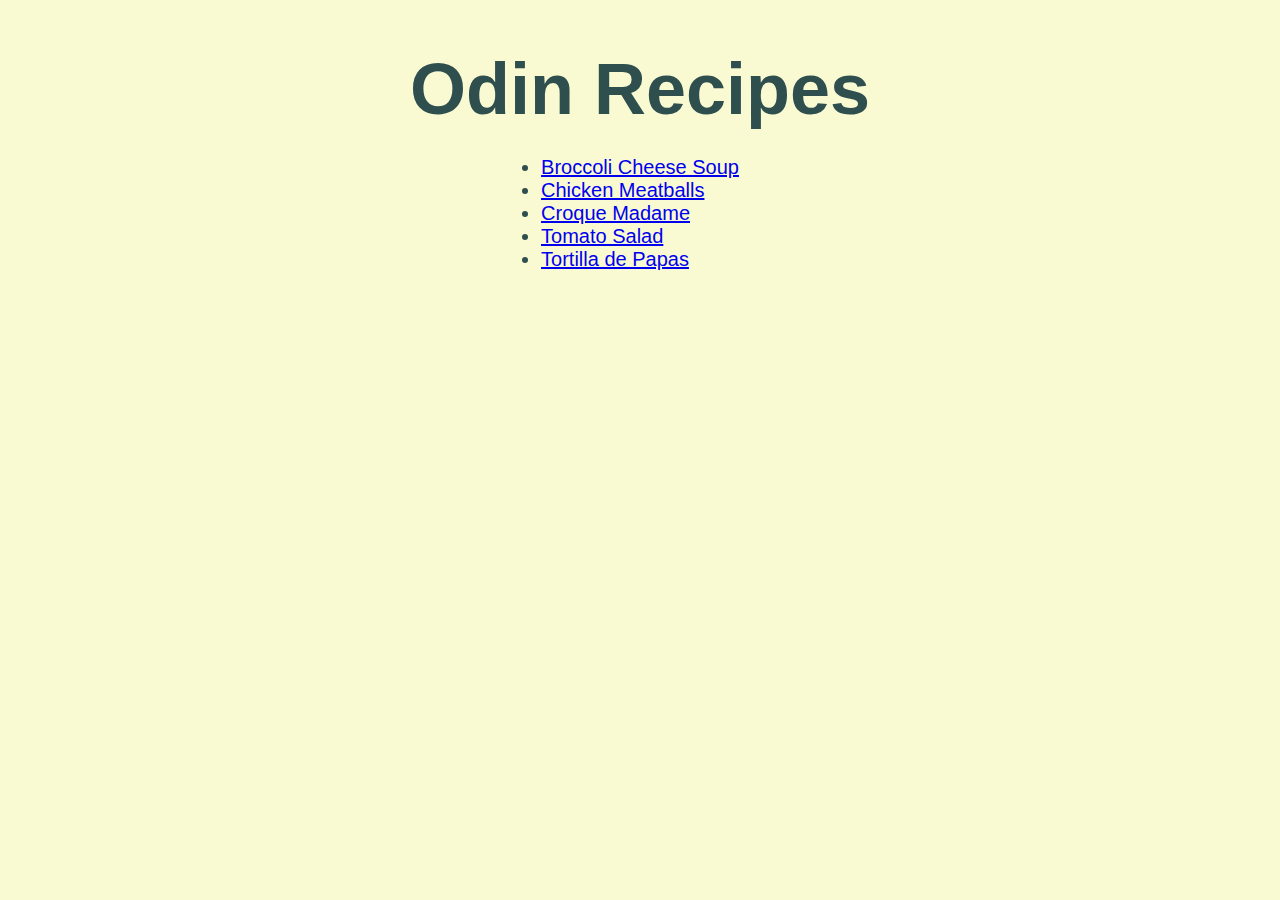
<file: index.html>
<!DOCTYPE html>
<html lang="en">
<head>
  <meta charset="UTF-8">
  <meta name="viewport" content="width=device-width, initial-scale=1.0">
  <link rel="stylesheet" href="./styles.css">
  <title>Odin Recipes</title>
</head>

<body>
  <h1>Odin Recipes</h1>
  <ul class="recipe-list">
    <li><a href="./recipes/broccolicheesesoup.html">Broccoli Cheese Soup</a></li>
    <li><a href="./recipes/chickenmeatballs.html">Chicken Meatballs</a></li>
    <li><a href="./recipes/croquemadame.html">Croque Madame</a></li>
    <li><a href="./recipes/tomatosalad.html">Tomato Salad</a></li>
    <li><a href="./recipes/tortilladepapas.html">Tortilla de Papas</a></li>
  </ul>
</body>
</html>
</file>
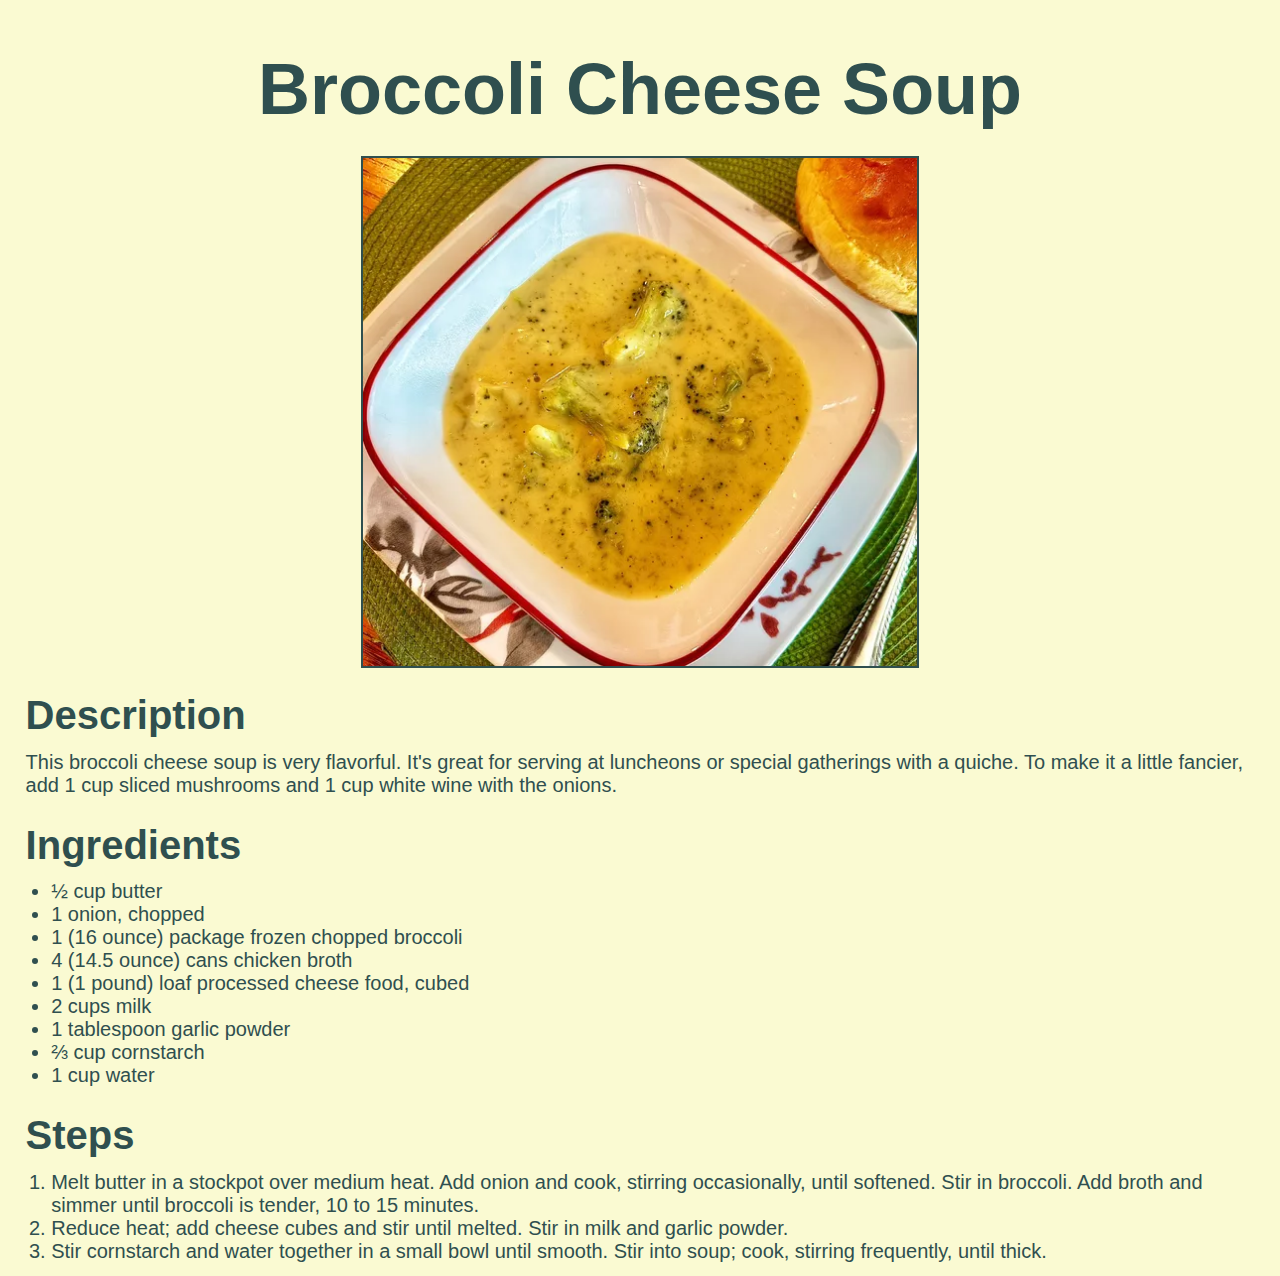
<file: recipes/broccolicheesesoup.html>
<!DOCTYPE html>
<html lang="en">
<head>
  <meta charset="UTF-8">
  <meta name="viewport" content="width=device-width, initial-scale=1.0">
  <link rel="stylesheet" href="../styles.css">
  <title>Broccoli Cheese Soup -- Odin Recipes</title>
</head>

<body>
  <!-- https://www.allrecipes.com/recipe/13045/broccoli-cheese-soup/ -->
  <h1>Broccoli Cheese Soup</h1>
  <img src="../img/broccoli-cheese-soup.webp" alt="Plate of broccoli cheese soup" height="512">
  
  <h2>Description</h2>
  <p>This broccoli cheese soup is very flavorful. It's great for serving at luncheons or special gatherings with a quiche. To make it a little fancier, add 1 cup sliced mushrooms and 1 cup white wine with the onions.</p>

  <h2>Ingredients</h2>
  <ul>
    <li>½ cup butter</li>
    <li>1 onion, chopped</li>
    <li>1 (16 ounce) package frozen chopped broccoli</li>
    <li>4 (14.5 ounce) cans chicken broth</li>
    <li>1 (1 pound) loaf processed cheese food, cubed</li>
    <li>2 cups milk</li>
    <li>1 tablespoon garlic powder</li>
    <li>⅔ cup cornstarch</li>
    <li>1 cup water</li>
  </ul>

  <h2>Steps</h2>
  <ol>
    <li>Melt butter in a stockpot over medium heat. Add onion and cook, stirring occasionally, until softened. Stir in broccoli. Add broth and simmer until broccoli is tender, 10 to 15 minutes.</li>
    <li>Reduce heat; add cheese cubes and stir until melted. Stir in milk and garlic powder.</li>
    <li>Stir cornstarch and water together in a small bowl until smooth. Stir into soup; cook, stirring frequently, until thick.</li>
  </ol>

</body>
</html>
</file>
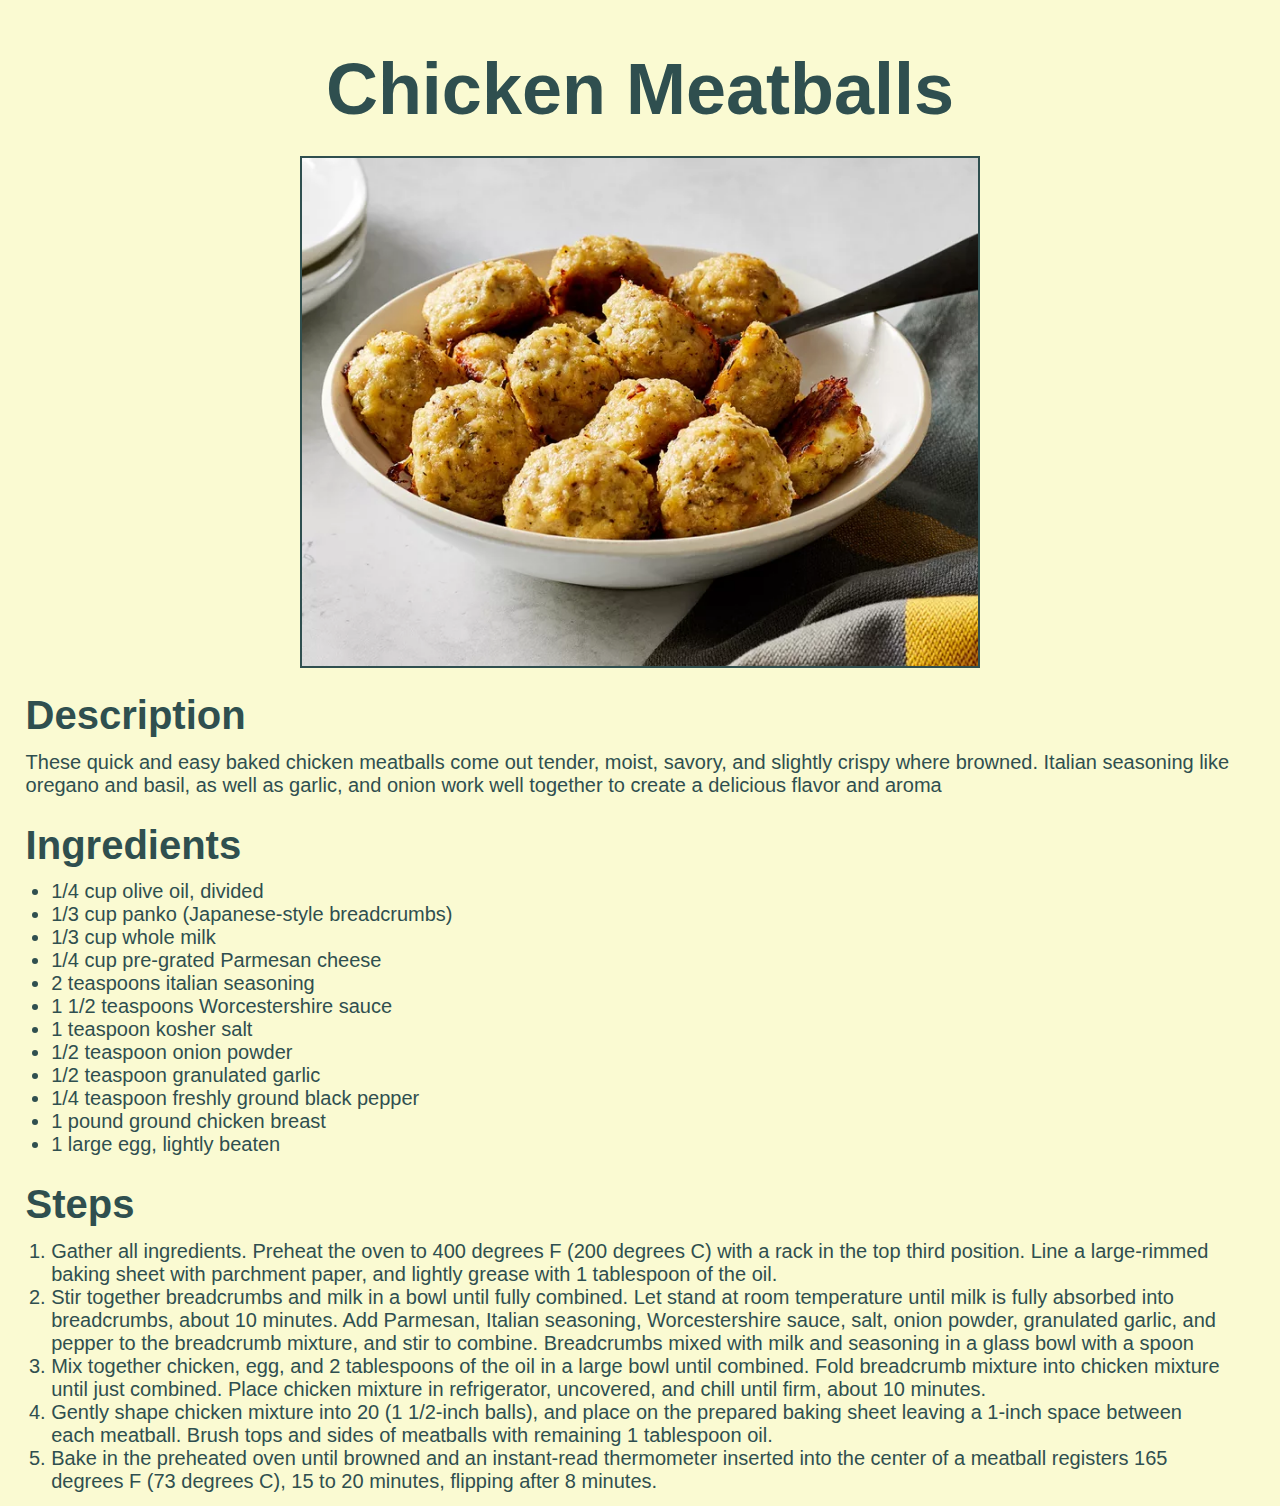
<file: recipes/chickenmeatballs.html>
<!DOCTYPE html>
<html lang="en">
<head>
  <meta charset="UTF-8">
  <meta name="viewport" content="width=device-width, initial-scale=1.0">
  <link rel="stylesheet" href="../styles.css">
  <title>Chicken Meatballs -- Odin Recipes</title>
</head>

<body>
  <!-- https://www.allrecipes.com/chicken-meatballs-recipe-8646171 -->
  <h1>Chicken Meatballs</h1>

  <img src="../img/chicken-meatballs.webp" alt="Bowl of chicken meatballs" height="512">
  
  <h2>Description</h2>
  <p>These quick and easy baked chicken meatballs come out tender, moist, savory, and slightly crispy where browned. Italian seasoning like oregano and basil, as well as garlic, and onion work well together to create a delicious flavor and aroma</p>

  <h2>Ingredients</h2>
  <ul>
    <li>1/4 cup olive oil, divided</li>
    <li>1/3 cup panko (Japanese-style breadcrumbs)</li>
    <li>1/3 cup whole milk</li>
    <li>1/4 cup pre-grated Parmesan cheese</li>
    <li>2 teaspoons italian seasoning</li>
    <li>1 1/2 teaspoons Worcestershire sauce</li>
    <li>1 teaspoon kosher salt</li>
    <li>1/2 teaspoon onion powder</li>
    <li>1/2 teaspoon granulated garlic</li>
    <li>1/4 teaspoon freshly ground black pepper</li>
    <li>1 pound ground chicken breast</li>
    <li>1 large egg, lightly beaten</li>
  </ul>

  <h2>Steps</h2>
  <ol>
    <li>Gather all ingredients. Preheat the oven to 400 degrees F (200 degrees C) with a rack in the top third position. Line a large-rimmed baking sheet with parchment paper, and lightly grease with 1 tablespoon of the oil.</li>

    <li>Stir together breadcrumbs and milk in a bowl until fully combined. Let stand at room temperature until milk is fully absorbed into breadcrumbs, about 10 minutes. Add Parmesan, Italian seasoning, Worcestershire sauce, salt, onion powder, granulated garlic, and pepper to the breadcrumb mixture, and stir to combine.
    Breadcrumbs mixed with milk and seasoning in a glass bowl with a spoon </li>

    <li>Mix together chicken, egg, and 2 tablespoons of the oil in a large bowl until combined. Fold breadcrumb mixture into chicken mixture until
    just combined. Place chicken mixture in refrigerator, uncovered, and
    chill until firm, about 10 minutes.</li>
    
    <li>Gently shape chicken mixture into 20 (1 1/2-inch balls), and place on the prepared baking sheet leaving a 1-inch space between each meatball. Brush tops and sides of meatballs with remaining 1 tablespoon oil.</li> 
    
    <li>Bake in the preheated oven until browned and an instant-read thermometer inserted into the center of a meatball registers 165 degrees F (73 degrees C), 15 to 20 minutes, flipping after 8 minutes.</li>
  </ol>

</body>
</html>
</file>
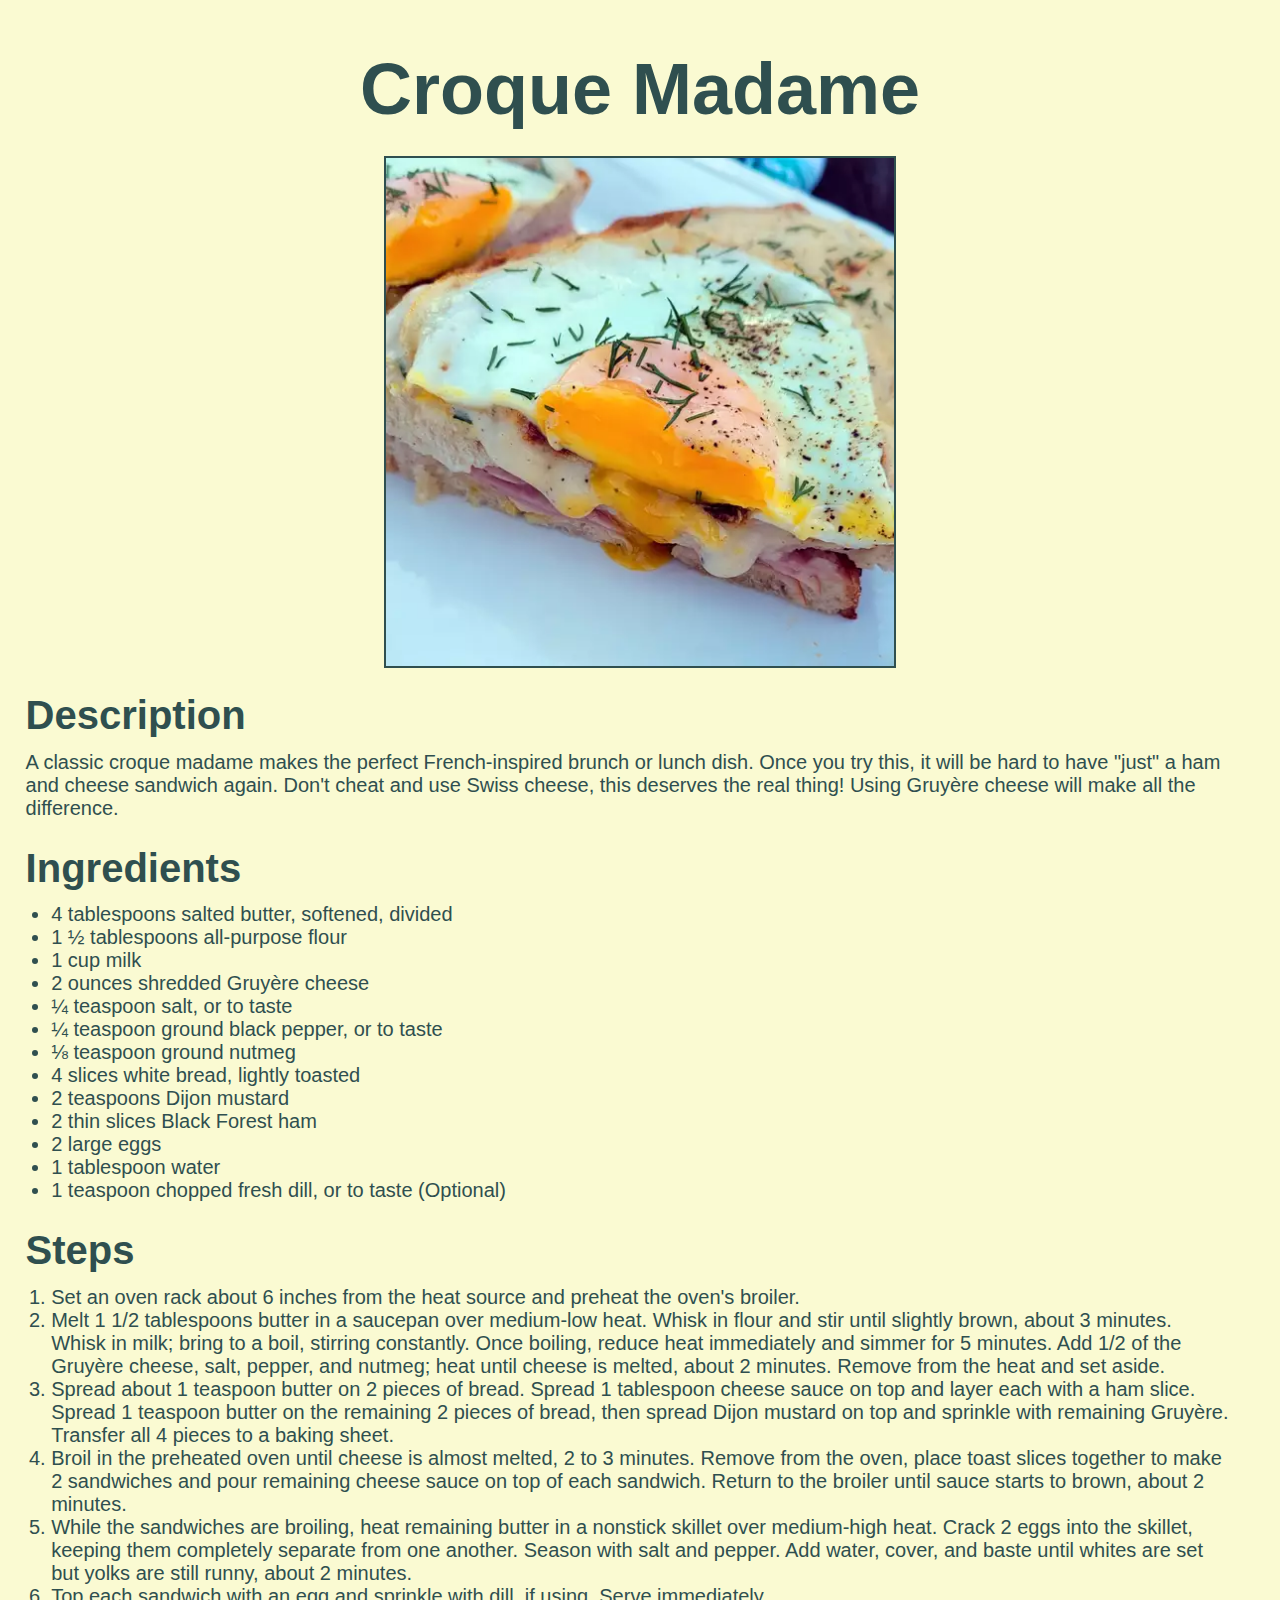
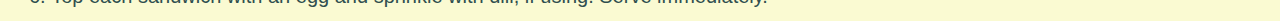
<file: recipes/croquemadame.html>
<!DOCTYPE html>
<html lang="en">
<head>
  <meta charset="UTF-8">
  <meta name="viewport" content="width=device-width, initial-scale=1.0">
  <link rel="stylesheet" href="../styles.css">
  <title>Croque Madame -- Odin Recipes</title>
</head>

<body>
  <!-- https://www.allrecipes.com/recipe/282251/croque-madame-sandwich/ -->
  <h1>Croque Madame</h1>
  <img src="../img/croque-madame.webp" alt="Sliced croque madame" height="512">
  
  <h2>Description</h2>
  <p>A classic croque madame makes the perfect French-inspired brunch or lunch dish. Once you try this, it will be hard to have "just" a ham and cheese sandwich again. Don't cheat and use Swiss cheese, this deserves the real thing! Using Gruyère cheese will make all the difference.</p>

  <h2>Ingredients</h2>
  <ul>
    <li>4 tablespoons salted butter, softened, divided</li>
    <li>1 ½ tablespoons all-purpose flour</li>
    <li>1 cup milk</li>
    <li>2 ounces shredded Gruyère cheese</li>
    <li>¼ teaspoon salt, or to taste</li>
    <li>¼ teaspoon ground black pepper, or to taste</li>
    <li>⅛ teaspoon ground nutmeg</li>
    <li>4 slices white bread, lightly toasted</li>
    <li>2 teaspoons Dijon mustard</li>
    <li>2 thin slices Black Forest ham</li>
    <li>2 large eggs</li>
    <li>1 tablespoon water</li>
    <li>1 teaspoon chopped fresh dill, or to taste (Optional)</li>
  </ul>

  <h2>Steps</h2>
  <ol>
    <li>Set an oven rack about 6 inches from the heat source and preheat the oven's broiler.</li>

    <li>Melt 1 1/2 tablespoons butter in a saucepan over medium-low heat. Whisk in flour and stir until slightly brown, about 3 minutes. Whisk in milk; bring to a boil, stirring constantly. Once boiling, reduce heat immediately and simmer for 5 minutes. Add 1/2 of the Gruyère cheese, salt, pepper, and nutmeg; heat until cheese is melted, about 2 minutes. Remove from the heat and set aside.</li>

    <li>Spread about 1 teaspoon butter on 2 pieces of bread. Spread 1 tablespoon cheese sauce on top and layer each with a ham slice. Spread 1 teaspoon butter on the remaining 2 pieces of bread, then spread Dijon mustard on top and sprinkle with remaining Gruyère. Transfer all 4 pieces to a baking sheet.</li>

    <li>Broil in the preheated oven until cheese is almost melted, 2 to 3 minutes. Remove from the oven, place toast slices together to make 2 sandwiches and pour remaining cheese sauce on top of each sandwich. Return to the broiler until sauce starts to brown, about 2 minutes.</li>

    <li>While the sandwiches are broiling, heat remaining butter in a nonstick skillet over medium-high heat. Crack 2 eggs into the skillet, keeping them completely separate from one another. Season with salt and pepper. Add water, cover, and baste until whites are set but yolks are still runny, about 2 minutes.</li>

    <li>Top each sandwich with an egg and sprinkle with dill, if using. Serve immediately.</li>
  </ol>
</body>
</html>
</file>
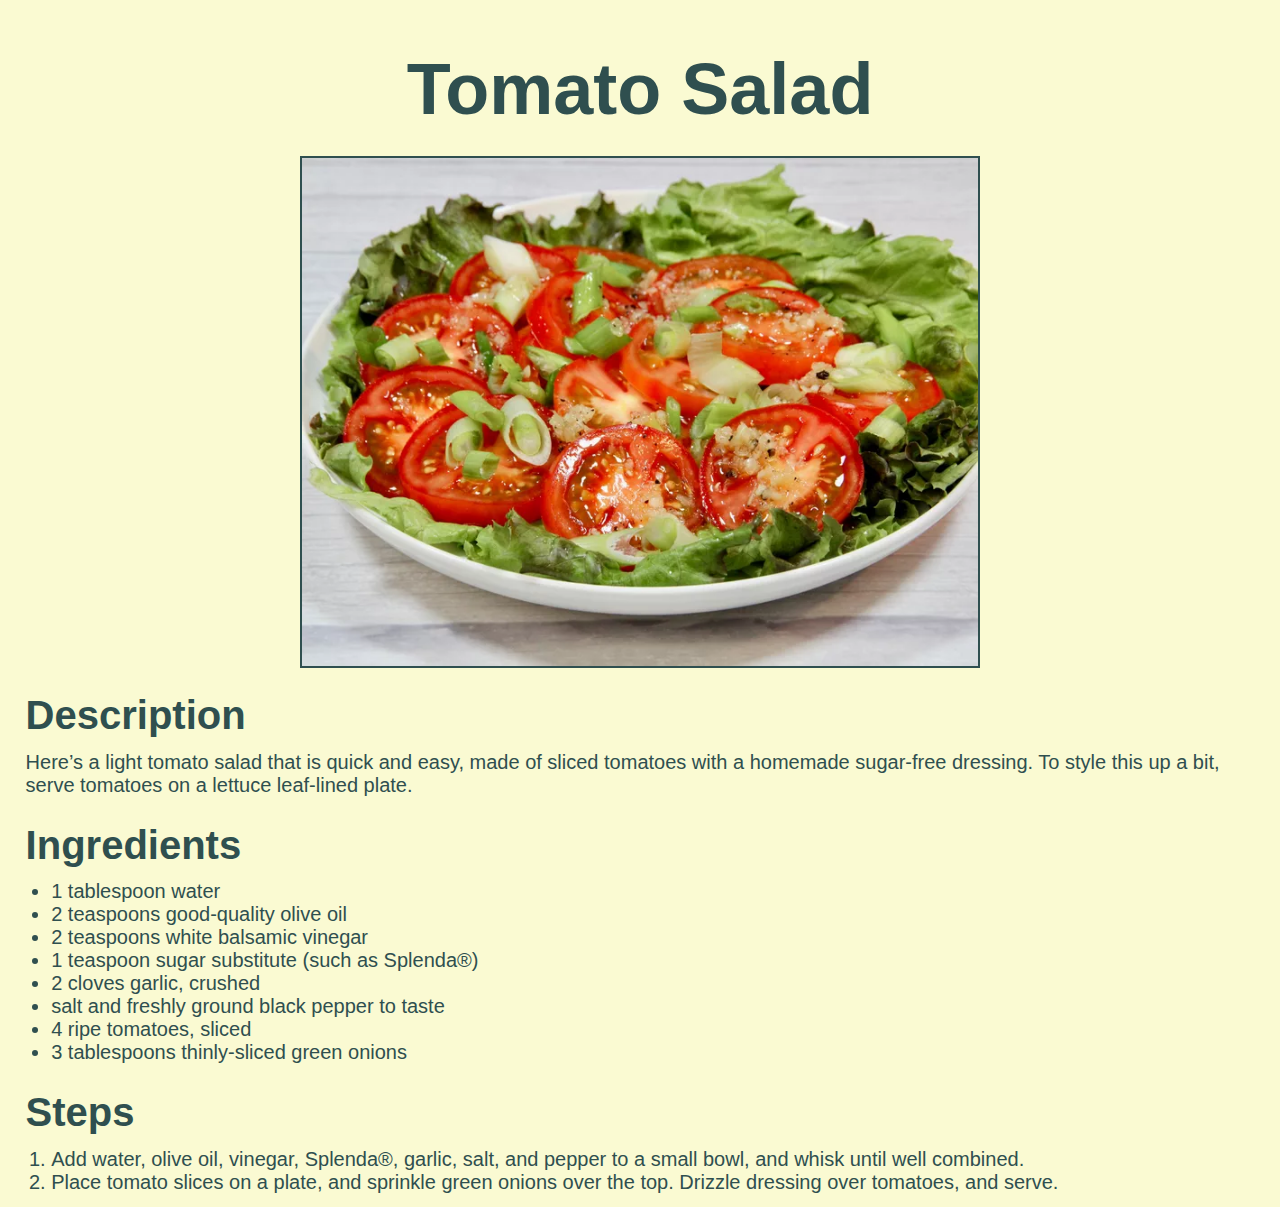
<file: recipes/tomatosalad.html>
<!DOCTYPE html>
<html lang="en">
<head>
  <meta charset="UTF-8">
  <meta name="viewport" content="width=device-width, initial-scale=1.0">
  <link rel="stylesheet" href="../styles.css">
  <title>Tomato Salad -- Odin Recipes</title>
</head>

<body>
  <!-- https://www.allrecipes.com/light-tomato-salad-recipe-8645322 -->
  <h1>Tomato Salad</h1>
  <img src="../img/tomato-salad.webp" alt="Plate of tomato salad" height="512">
  
  <h2>Description</h2>
  <p>Here’s a light tomato salad that is quick and easy, made of sliced tomatoes with a homemade sugar-free dressing. To style this up a bit, serve tomatoes on a lettuce leaf-lined plate.</p>

  <h2>Ingredients</h2>
  <ul>
    <li>1 tablespoon water</li>
    <li>2 teaspoons good-quality olive oil</li>
    <li>2 teaspoons white balsamic vinegar</li>
    <li>1 teaspoon sugar substitute (such as Splenda®)</li>
    <li>2 cloves garlic, crushed</li>
    <li>salt and freshly ground black pepper to taste</li>
    <li>4 ripe tomatoes, sliced</li>
    <li>3 tablespoons thinly-sliced green onions</li>
  </ul>

  <h2>Steps</h2>
  <ol>
    <li>Add water, olive oil, vinegar, Splenda®, garlic, salt, and pepper to a small bowl, and whisk until well combined.</li>
    <li>Place tomato slices on a plate, and sprinkle green onions over the top. Drizzle dressing over tomatoes, and serve.</li>
  </ol>
</body>
</html>
</file>
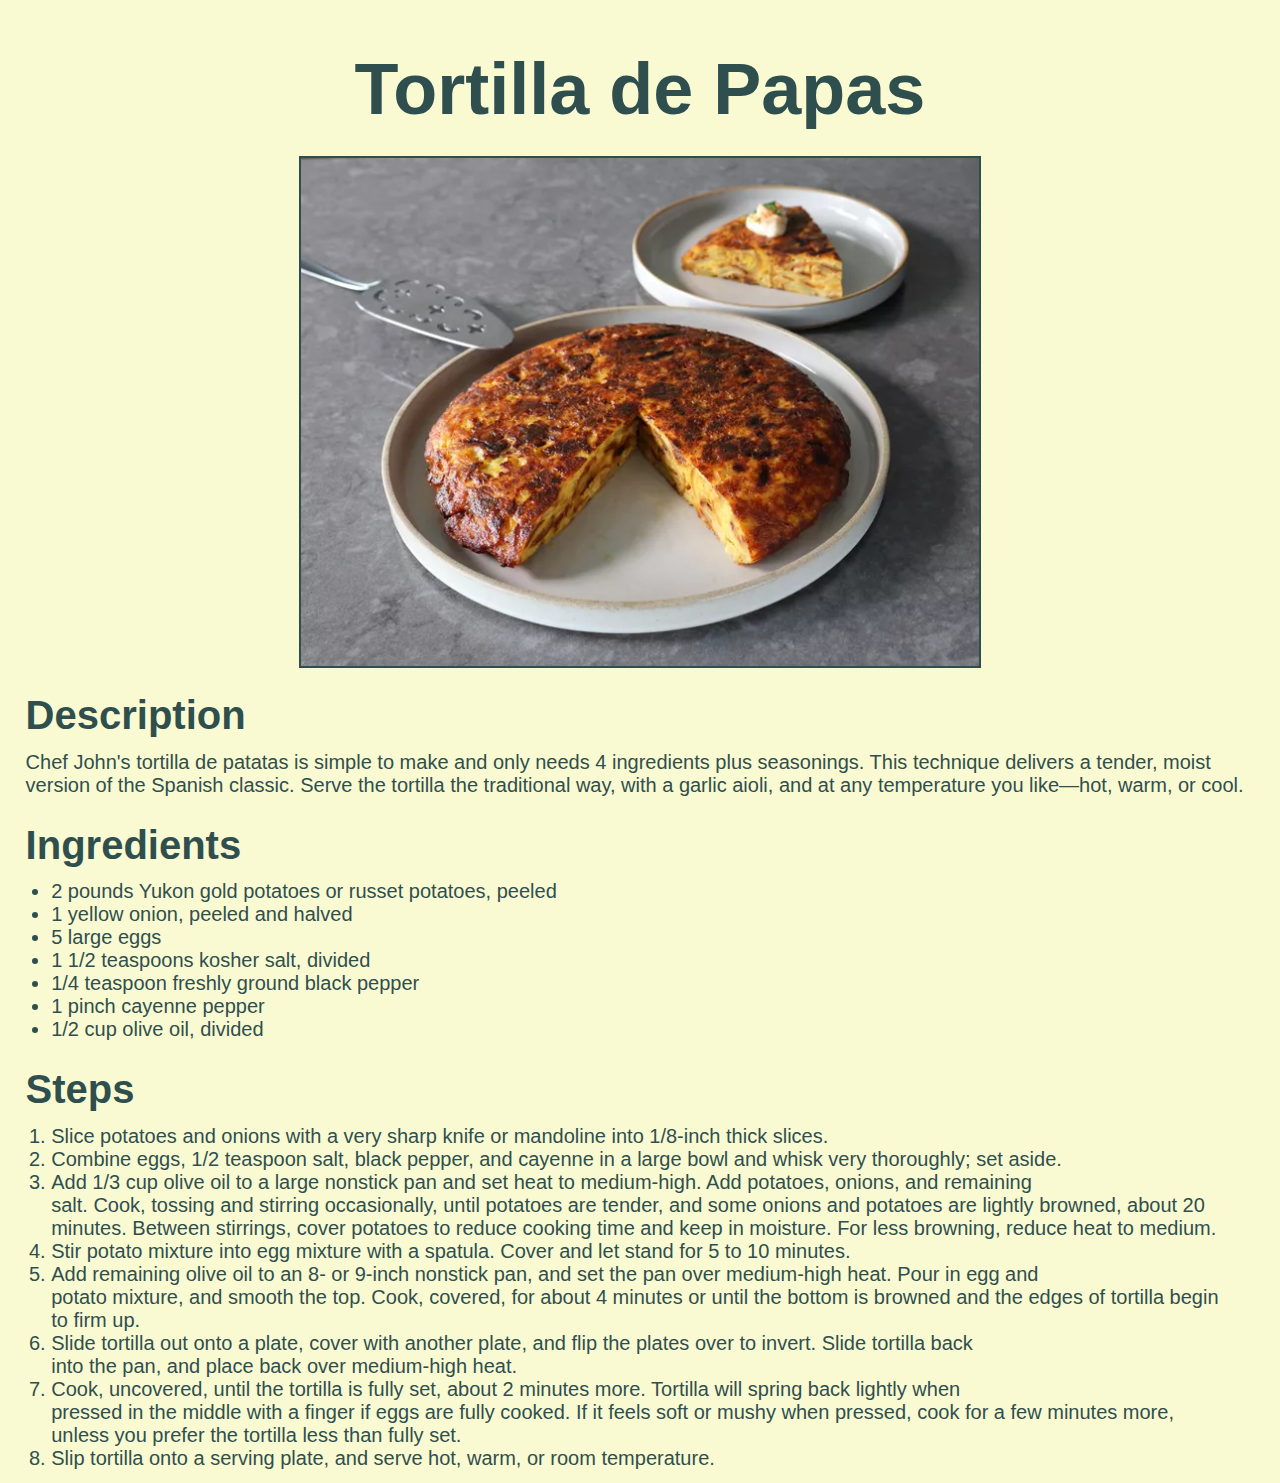
<file: recipes/tortilladepapas.html>
<!DOCTYPE html>
<html lang="en">
<head>
  <meta charset="UTF-8">
  <meta name="viewport" content="width=device-width, initial-scale=1.0">
  <link rel="stylesheet" href="../styles.css">
  <title>Tortilla de Papas -- Odin Recipes</title>
</head>

<body>
  <!-- https://www.allrecipes.com/chef-john-s-tortilla-de-patatas-recipe-8640102 -->
  <h1>Tortilla de Papas</h1>
  <img src="../img/tortilla-papas.webp" alt="Tortilla de papas" height="512">
  
  <h2>Description</h2>
  <p>Chef John's tortilla de patatas is simple to make and only needs 4 ingredients plus seasonings. This technique delivers a tender, moist version of the Spanish classic. Serve the tortilla the traditional way, with a garlic aioli, and at any temperature you like—hot, warm, or cool.</p>

  <h2>Ingredients</h2>
  <ul>
    <li>2 pounds Yukon gold potatoes or russet potatoes, peeled</li>
    <li>1 yellow onion, peeled and halved</li>
    <li>5 large eggs</li>
    <li>1 1/2 teaspoons kosher salt, divided</li>
    <li>1/4 teaspoon freshly ground black pepper</li>
    <li>1 pinch cayenne pepper</li>
    <li>1/2 cup olive oil, divided</li>
  </ul>

  <h2>Steps</h2>
  <ol>
    <li>Slice potatoes and onions with a very sharp knife or mandoline into 1/8-inch thick slices.</li>
    <li>Combine eggs, 1/2 teaspoon salt, black pepper, and cayenne in a large bowl and whisk very thoroughly; set aside. </li>
    <li>Add 1/3 cup olive oil to a large nonstick pan and set heat to medium-high. Add potatoes, onions, and remaining </li>salt. Cook, tossing and stirring occasionally, until potatoes are tender, and some onions and potatoes are lightly browned, about 20 minutes. Between stirrings, cover potatoes to reduce cooking time and keep in moisture. For less browning, reduce heat to medium.
    <li>Stir potato mixture into egg mixture with a spatula. Cover and let stand for 5 to 10 minutes.</li>
    <li>Add remaining olive oil to an 8- or 9-inch nonstick pan, and set the pan over medium-high heat. Pour in egg and </li>potato mixture, and smooth the top. Cook, covered, for about 4 minutes or until the bottom is browned and the edges of tortilla begin to firm up.
    <li>Slide tortilla out onto a plate, cover with another plate, and flip the plates over to invert. Slide tortilla back </li>into the pan, and place back over medium-high heat.
    <li>Cook, uncovered, until the tortilla is fully set, about 2 minutes more. Tortilla will spring back lightly when </li>pressed in the middle with a finger if eggs are fully cooked. If it feels soft or mushy when pressed, cook for a few minutes more, unless you prefer the tortilla less than fully set.
    <li>Slip tortilla onto a serving plate, and serve hot, warm, or room temperature.</li>
  </ol>
</body>
</html>
</file>
<file: styles.css>
*, *::before, *::after {
  box-sizing: border-box;
}

* {
  margin: 0;
  padding: 0;
}

body {
  font-family: 'Trebuchet MS', sans-serif;
  font-size: 20px;
  font-weight: 200;
  background-color: lightgoldenrodyellow;
  color: darkslategrey;
}

h1, h2 {
  font-weight: bold;
}

h1 {
  font-weight: bold;
  font-size: 3.6em;
  text-align: center;
  margin: 3rem 0 1.6rem;
}

h2 {
  font-size: 2em;
  margin-bottom: 0.6rem;
  margin: 1.6rem 1.6rem .8rem;
}

h2:hover, p:hover, li:hover {
  background-color: lightyellow;
}

p {
  margin: .8rem 1.6rem;
}

ul, ol {
  margin: .8rem 3.2rem;
}

img {
  border-style: solid;
  border-color: darkslategrey;
  border-width: 2px;
  display: block;
  margin: 0 auto;
}

img:hover {
  border-color: black;
  border-width: 3px;
}

.recipe-list {
  width: max-content;
  margin: 0 auto;
}
</file>
